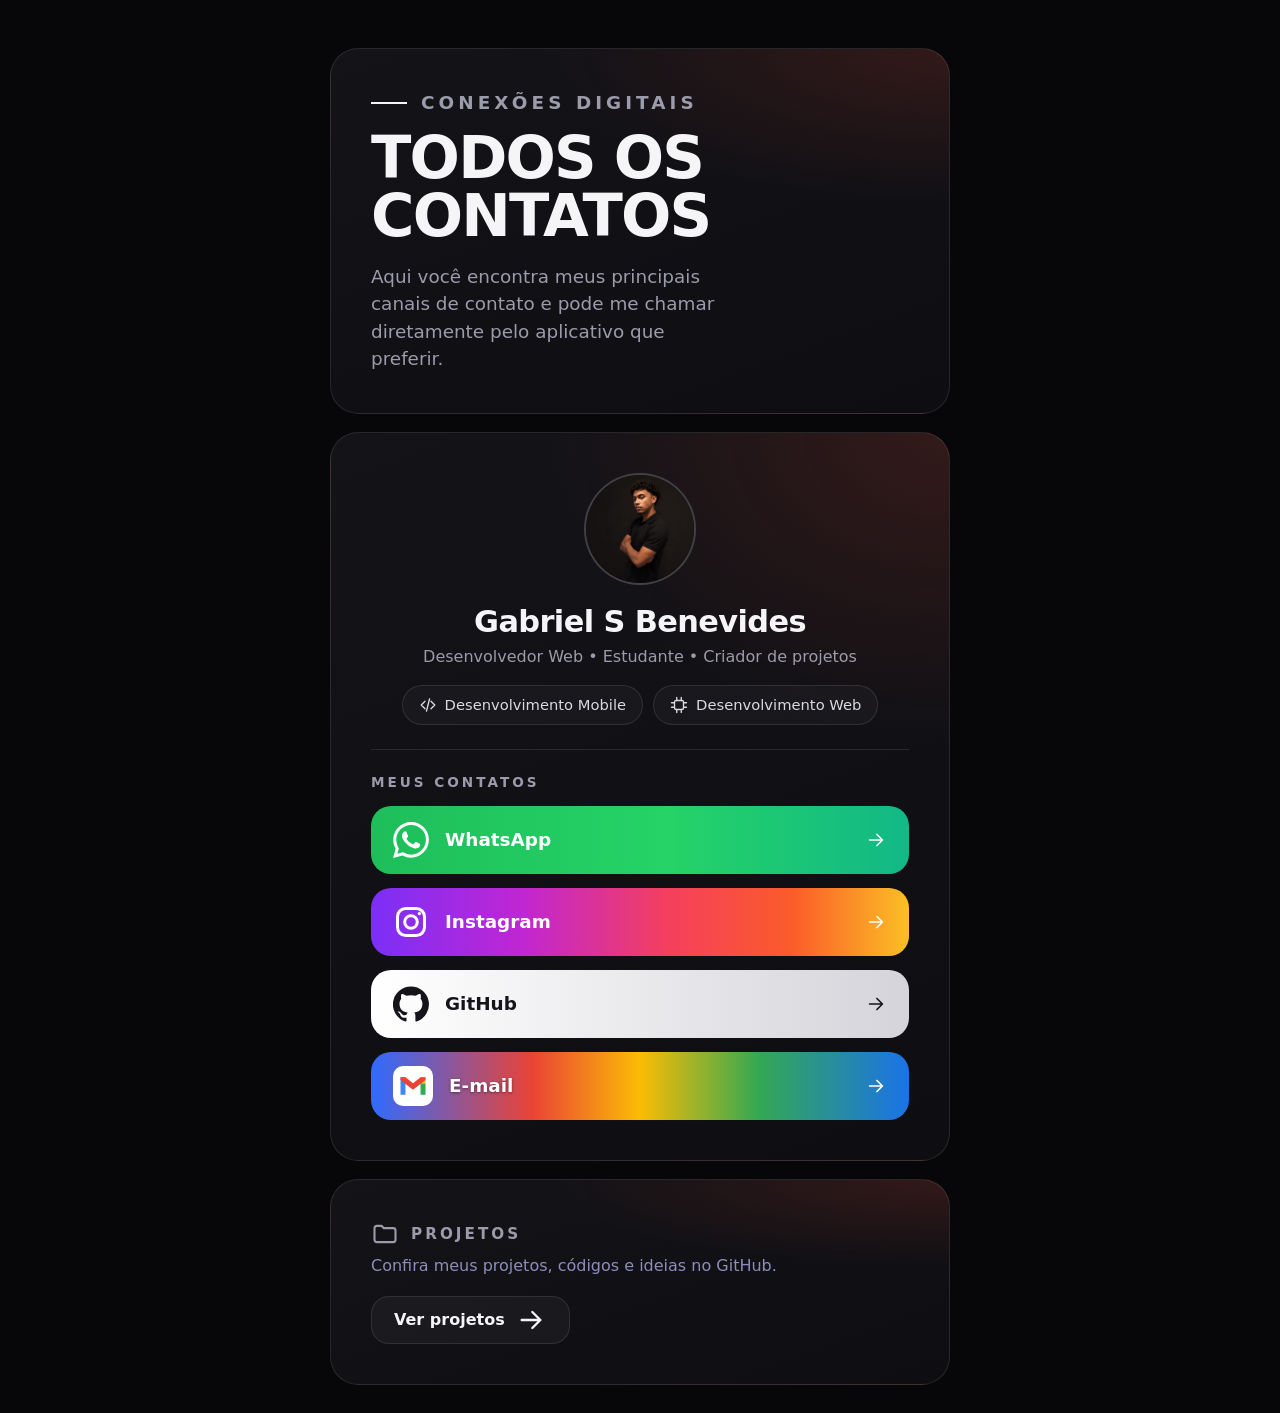
<file: index.html>
<!DOCTYPE html>
<html lang="pt-BR">
<head>
<meta charset="utf-8">
<meta name="viewport" content="width=device-width, initial-scale=1, viewport-fit=cover">
<meta name="theme-color" content="#070709">
<meta name="description" content="Meus principais canais de contato e projetos.">
<title> Gabriel | Entre em contato</title>
<link rel="stylesheet" href="css/style.css">
</head>
<body>
<main>
  <header class="card hero">
    <p class="eyebrow">Conexões digitais</p>
    <h1> Todos os contatos</h1>
    <p>Aqui você encontra meus principais canais de contato e pode me chamar diretamente pelo aplicativo que preferir.</p>
  </header>

  <section class="card perfil" aria-labelledby="nome">
    <div class="avatar" role="img" aria-label="Foto de perfil"><span data-iniciais>GB</span><img data-foto alt="" hidden></div>
    <h2 id="nome" data-nome>Gabriel</h2>
    <p class="mut" data-descricao>Desenvolvedor • Estudante • Criador de projetos</p>
    <ul class="tags" data-etiquetas>
      <li><svg viewBox="0 0 24 24" fill="none" stroke="currentColor" stroke-width="1.8" stroke-linecap="round" stroke-linejoin="round" aria-hidden="true"><path d="M8 7l-5 5 5 5M16 7l5 5-5 5M14 4l-4 16"/></svg><span>Desenvolvimento Web</span></li>
      <li><svg viewBox="0 0 24 24" fill="none" stroke="currentColor" stroke-width="1.8" stroke-linecap="round" stroke-linejoin="round" aria-hidden="true"><rect x="6" y="6" width="12" height="12" rx="2"/><path d="M9 2v4M15 2v4M9 18v4M15 18v4M2 9h4M2 15h4M18 9h4M18 15h4"/></svg><span>Tecnologia</span></li>
    </ul>
    <h3 class="titulo">Meus contatos</h3>
    <ul class="contatos">
      <li><a class="btn wa" data-contato="whatsapp" target="_blank" rel="noopener noreferrer">
        <svg class="ico" viewBox="0 0 24 24" fill="#fff" aria-hidden="true"><path d="M17.47 14.38c-.3-.15-1.76-.87-2.03-.97-.27-.1-.47-.15-.67.15-.2.3-.77.97-.94 1.16-.17.2-.35.22-.64.08-.3-.15-1.26-.46-2.4-1.48-.88-.79-1.48-1.76-1.65-2.06-.17-.3-.02-.46.13-.6.13-.14.3-.35.45-.52.15-.17.2-.3.3-.5.1-.2.05-.37-.02-.52-.08-.15-.67-1.62-.92-2.2-.24-.58-.49-.5-.67-.51h-.57c-.2 0-.52.07-.8.37-.27.3-1.04 1.02-1.04 2.48 0 1.46 1.07 2.88 1.21 3.07.15.2 2.1 3.2 5.08 4.49.7.3 1.26.49 1.7.63.72.23 1.36.2 1.87.12.57-.09 1.76-.72 2-1.41.25-.7.25-1.29.17-1.41-.07-.13-.27-.2-.57-.35M12.05 21.78a9.87 9.87 0 01-5.03-1.38l-.36-.21-3.74.98 1-3.65-.24-.37a9.86 9.86 0 01-1.51-5.26c0-5.45 4.44-9.88 9.89-9.88 2.64 0 5.12 1.03 6.99 2.9a9.83 9.83 0 012.89 7c0 5.45-4.44 9.88-9.89 9.88M20.46 3.49A11.82 11.82 0 0012.05 0C5.5 0 .16 5.34.16 11.89c0 2.1.55 4.14 1.59 5.95L.06 24l6.3-1.65a11.88 11.88 0 005.68 1.45c6.55 0 11.89-5.34 11.9-11.9a11.82 11.82 0 00-3.48-8.41"/></svg>
        <span class="nome">WhatsApp</span><svg class="seta" viewBox="0 0 24 24" fill="none" stroke="currentColor" stroke-width="1.8" stroke-linecap="round" stroke-linejoin="round" aria-hidden="true"><path d="M5 12h14M13 6l6 6-6 6"/></svg></a></li>
      <li><a class="btn ig" data-contato="instagram" target="_blank" rel="noopener noreferrer">
        <svg class="ico" viewBox="0 0 24 24" fill="none" stroke="#fff" stroke-width="2" aria-hidden="true"><rect x="3" y="3" width="18" height="18" rx="5.5"/><circle cx="12" cy="12" r="4.2"/><circle cx="17.6" cy="6.4" r="1.1" fill="#fff" stroke="none"/></svg>
        <span class="nome">Instagram</span><svg class="seta" viewBox="0 0 24 24" fill="none" stroke="currentColor" stroke-width="1.8" stroke-linecap="round" stroke-linejoin="round" aria-hidden="true"><path d="M5 12h14M13 6l6 6-6 6"/></svg></a></li>
      <li><a class="btn gh" data-contato="github" target="_blank" rel="noopener noreferrer">
        <svg class="ico" viewBox="0 0 24 24" fill="#14141a" aria-hidden="true"><path d="M12 .3a12 12 0 00-3.8 23.4c.6.1.8-.26.8-.58v-2.03c-3.34.72-4.04-1.61-4.04-1.61-.55-1.39-1.34-1.76-1.34-1.76-1.09-.75.08-.73.08-.73 1.2.08 1.84 1.24 1.84 1.24 1.07 1.84 2.81 1.3 3.5 1 .1-.78.42-1.31.76-1.61-2.67-.3-5.47-1.33-5.47-5.93 0-1.31.47-2.38 1.24-3.22-.14-.3-.54-1.52.1-3.18 0 0 1-.32 3.3 1.23a11.5 11.5 0 016 0c2.28-1.55 3.29-1.23 3.29-1.23.64 1.66.24 2.88.12 3.18.77.84 1.23 1.91 1.23 3.22 0 4.61-2.8 5.63-5.48 5.92.43.37.81 1.1.81 2.22v3.29c0 .32.19.69.8.57A12 12 0 0012 .3"/></svg>
        <span class="nome">GitHub</span><svg class="seta" viewBox="0 0 24 24" fill="none" stroke="currentColor" stroke-width="1.8" stroke-linecap="round" stroke-linejoin="round" aria-hidden="true"><path d="M5 12h14M13 6l6 6-6 6"/></svg></a></li>
      <li><a class="btn gm" data-contato="email">
        <svg class="ico" viewBox="0 0 24 24" aria-hidden="true"><rect x="2" y="5" width="4" height="14" fill="#4285F4"/><path d="M18 5h4v5h-4z" fill="#FBBC04"/><path d="M18 10h4v9h-4z" fill="#34A853"/><path d="M2 5h4l6 4.8L18 5h4v2.2L12 15 2 7.2z" fill="#EA4335"/></svg>
        <span class="nome">E-mail</span><svg class="seta" viewBox="0 0 24 24" fill="none" stroke="currentColor" stroke-width="1.8" stroke-linecap="round" stroke-linejoin="round" aria-hidden="true"><path d="M5 12h14M13 6l6 6-6 6"/></svg></a></li>
    </ul>
  </section>

  <section class="card projetos" aria-labelledby="proj">
    <div>
      <h2 id="proj"><svg width="28" height="28" viewBox="0 0 24 24" fill="none" stroke="currentColor" stroke-width="1.8" stroke-linecap="round" stroke-linejoin="round" aria-hidden="true"><path d="M3 7a2 2 0 012-2h4l2 2h8a2 2 0 012 2v8a2 2 0 01-2 2H5a2 2 0 01-2-2z"/></svg>Projetos</h2>
      <p>Confira meus projetos, códigos e ideias no GitHub.</p>
    </div>
    <a class="ver" href="projetos.html">Ver projetos <svg class="seta" viewBox="0 0 24 24" fill="none" stroke="currentColor" stroke-width="1.8" stroke-linecap="round" stroke-linejoin="round" aria-hidden="true"><path d="M5 12h14M13 6l6 6-6 6"/></svg></a>
  </section>
</main>
<script src="js/config.js"></script>
<script src="js/main.js"></script>
</body>
</html>
</file>
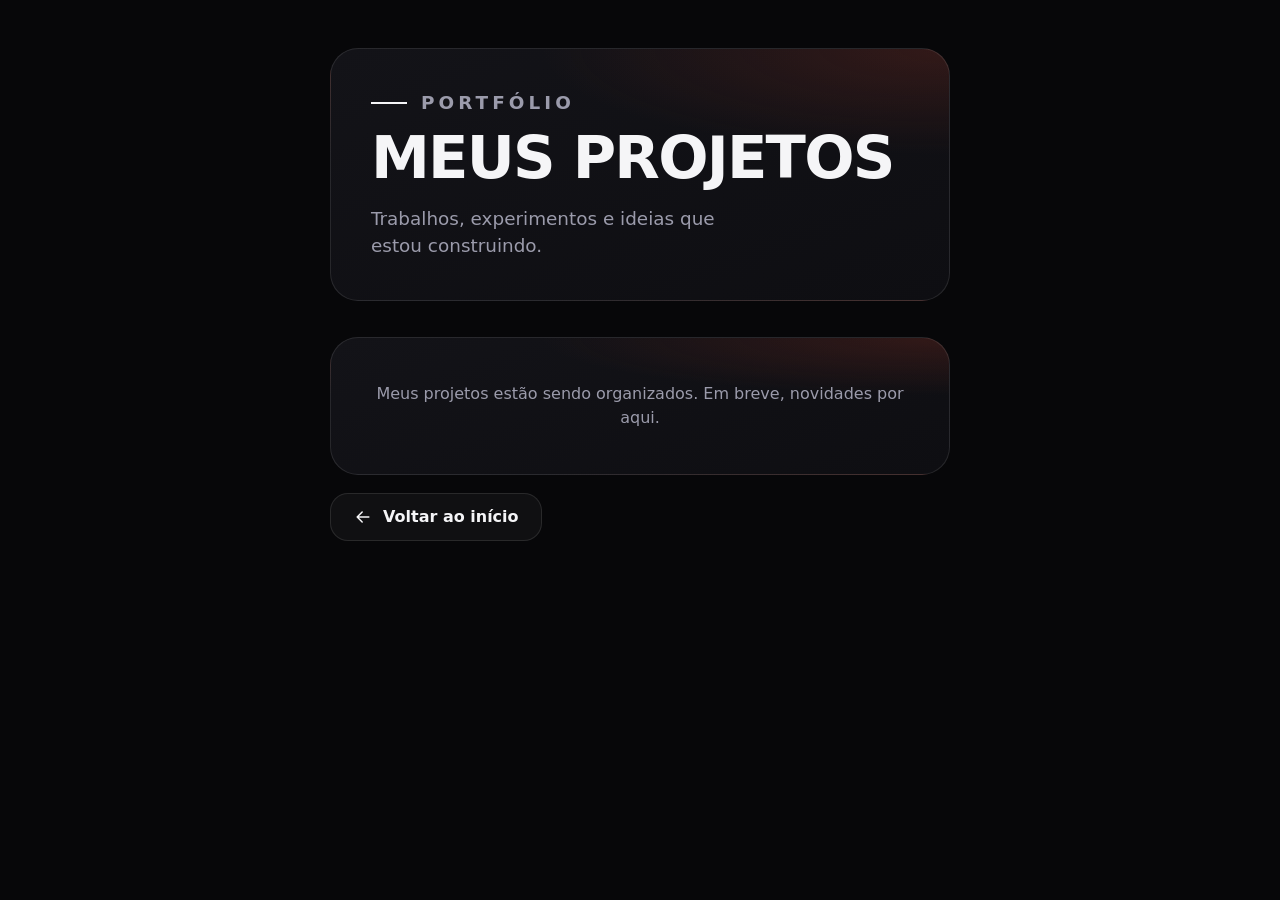
<file: projetos.html>
<!DOCTYPE html>
<html lang="pt-BR">
<head>
<meta charset="utf-8">
<meta name="viewport" content="width=device-width, initial-scale=1, viewport-fit=cover">
<meta name="theme-color" content="#070709">
<title>Meus projetos | Gabriel</title>
<link rel="stylesheet" href="css/style.css">
</head>
<body>
<main>
  <header class="card hero">
    <p class="eyebrow">Portfólio</p>
    <h1>Meus projetos</h1>
    <p>Trabalhos, experimentos e ideias que estou construindo.</p>
  </header>
  <section data-lista-projetos style="display:grid;gap:18px" aria-label="Lista de projetos"></section>
  <p class="card vazio" data-vazio hidden>
    Meus projetos estão sendo organizados. Em breve, novidades por aqui.</p>

  <a class="voltar" href="index.html"><svg width="20" height="20" 
    viewBox="0 0 24 24" fill="none" stroke="currentColor" stroke-width="1.8" 
    stroke-linecap="round" stroke-linejoin="round" aria-hidden="true">
    <path d="M19 12H5M11 6l-6 6 6 6"/></svg>Voltar ao início</a>
</main>
<script src="js/config.js"></script>
<script src="js/main.js"></script>
</body>
</html>
</file>
<file: css/style.css>
:root{--bg:#070709;
    --card:#0e0e12;
    --line:rgba(255,255,255,.1);
    --tx:#f5f5f7;
    --mut:#9b9bab}

*{box-sizing:border-box;
    margin:0;
    padding:0}

html{-webkit-text-size-adjust:100%}
body{font-family:Inter,system-ui,-apple-system,"Segoe UI",Roboto,Helvetica,Arial,sans-serif;
    background:var(--bg);
    color:var(--tx);
    min-height:100vh;
    overflow-x:hidden;
    line-height:1.5;

padding:max(20px,env(safe-area-inset-top)) 
max(16px,env(safe-area-inset-right)) 
max(28px,env(safe-area-inset-bottom)) 
max(16px,env(safe-area-inset-left))}

main{max-width:620px;
    margin:0 auto;
    display:grid;
    gap:18px}
svg{display:block;flex:none}

.card{
    background:radial-gradient(110% 70% at 100% 0,
    rgba(130,45,32,.3),transparent 60%),

    linear-gradient(160deg,#131318,var(--card));
    border:1px solid var(--line);
    border-radius:28px;
    padding:clamp(22px,6vw,40px);
    animation:in .6s ease both}

.card:nth-child(2){animation-delay:.08s}
.card:nth-child(3){animation-delay:.16s}

@keyframes in{from{opacity:0;
    transform:translateY(10px)}to{opacity:1;transform:none}}

.eyebrow{display:flex;
    align-items:center;
    gap:14px;color:
    var(--mut);
    font-size:.8rem;
    letter-spacing:.22em;
    font-weight:600;
    text-transform:uppercase}

.eyebrow::before{
    content:"";
    width:36px;
    height:2px;
    background:var(--tx)}

h1{font-size:clamp(2.3rem,11vw,3.7rem);
    line-height:.98;
    font-weight:800;
    letter-spacing:-.03em;
    text-transform:uppercase;
    margin:12px 0 18px}

.mut{color:var(--mut)}

.hero p{font-size:clamp(1rem,3.8vw,1.15rem);
    color:var(--mut);
    max-width:30ch}

.perfil{text-align:center}

.avatar{position:relative;
    width:112px;
    height:112px;
    margin:0 auto 14px;
    border-radius:50%;
    border:2px solid rgba(255,255,255,.18);
    background:#17171c;
    display:grid;
    place-items:center;
    overflow:hidden;
    font-size:2.2rem;
    font-weight:800}

.avatar img{position:absolute;
    inset:0;
    width:100%;
    height:100%;
    object-fit:cover}

.avatar img[hidden]{display:none}

.perfil h2{font-size:1.9rem;
    font-weight:800;
    letter-spacing:-.02em}

.tags{display:flex;
    flex-wrap:wrap;
    justify-content:center;
    gap:10px;
    list-style:none;
    margin:16px 0 24px}

.tags li{display:flex;
    align-items:center;
    gap:8px;
    padding:8px 16px;
    border:1px solid var(--line);
    border-radius:99px;
    font-size:.92rem;
    color:#d9d9e2;
    background:rgba(255,255,255,.03)}

.tags svg{width:18px;
    height:18px}

.titulo{border-top:1px solid var(--line);
    padding-top:22px;
    text-align:left;
    color:var(--mut);
    font-size:.85rem;
    font-weight:700;
    letter-spacing:.22em;
    text-transform:uppercase;
    margin-bottom:14px}

.contatos{display:grid;
    gap:14px;
    list-style:none}

.btn{display:flex;
    align-items:center;
    gap:16px;
    min-height:68px;
    padding:0 22px;
    border-radius:20px;
    font-size:1.15rem;
    font-weight:700;
    text-decoration:none;
    color:#fff;
    text-align:left;
    transition:transform .2s,filter .2s,box-shadow .2s}

.btn .ico{
    width:36px;
    height:36px}
    .btn .nome{flex:1}
    .btn .seta{
        width:22px;
        height:22px}

.btn:hover{
    transform:translateY(-2px);
    filter:brightness(1.08);
    box-shadow:0 10px 28px rgba(0,0,0,.45)}
.btn:active{transform:scale(.98)}
.btn:focus-visible,.ver:focus-visible,.mini:focus-visible,.voltar:focus-visible{
    outline:3px solid #fff;outline-offset:3px}

.wa{background:linear-gradient(
    90deg,#1ebe5a,#25D366 55%,#12b886)}

.ig{background:linear-gradient(
    90deg,#7b2ff7,#c026d3 28%,#f43f5e 55%,#fb5b2a 78%,#fbbf24)}

.gh{background:linear-gradient(
    90deg,#fff,#d4d4da);color:#14141a}

.gm{background:linear-gradient(
    90deg,#2f6bff,#ea4335 30%,#fbbc04 50%,#34a853 72%,#1a73e8);
    text-shadow:0 1px 3px rgba(0,0,0,.45)}

.gm .ico{background:#fff;
    border-radius:10px;
    padding:5px;
    width:40px;
    height:40px}

.projetos{display:flex;
    flex-wrap:wrap;align-items:center;justify-content:space-between;gap:18px}

.projetos h2{
    display:flex;align-items:center;gap:12px;font-size:.95rem;letter-spacing:.2em;text-transform:uppercase;color:var(--mut)}
.projetos p{margin-top:6px;color:#8d8dbd}

.ver,.mini,.voltar{
    display:inline-flex;align-items:center;gap:10px;min-height:48px;
    padding:0 22px;border:1px solid var(--line);
    border-radius:18px;
    background:rgba(255,255,255,.04);color:var(--tx);
    text-decoration:none;font-weight:600;transition:background .2s,transform .2s}

    .ver svg {
    width: 32px;
    height: 32px;
}

.ver:hover,.mini:hover,.voltar:hover{background:rgba(255,255,255,.1)}

.ver:active,.mini:active{transform:scale(.97)}

.voltar{justify-self:start}

.vazio{text-align:center;color:var(--mut);padding:44px 24px}

.projeto img{width:100%;border-radius:18px;margin-bottom:16px}

.projeto h2{font-size:1.4rem;margin-bottom:6px}

.acoes{display:flex;flex-wrap:wrap;gap:10px;margin-top:18px}

.mini{min-height:44px;padding:0 18px;font-size:.95rem}

@media(max-width:420px){.projetos .ver{width:100%;justify-content:center}.btn{padding:0 18px;font-size:1.08rem}}
@media(min-width:900px){body{padding-top:48px}}
@media(prefers-reduced-motion:reduce){*{animation:none!important;transition:none!important}}
</file>
